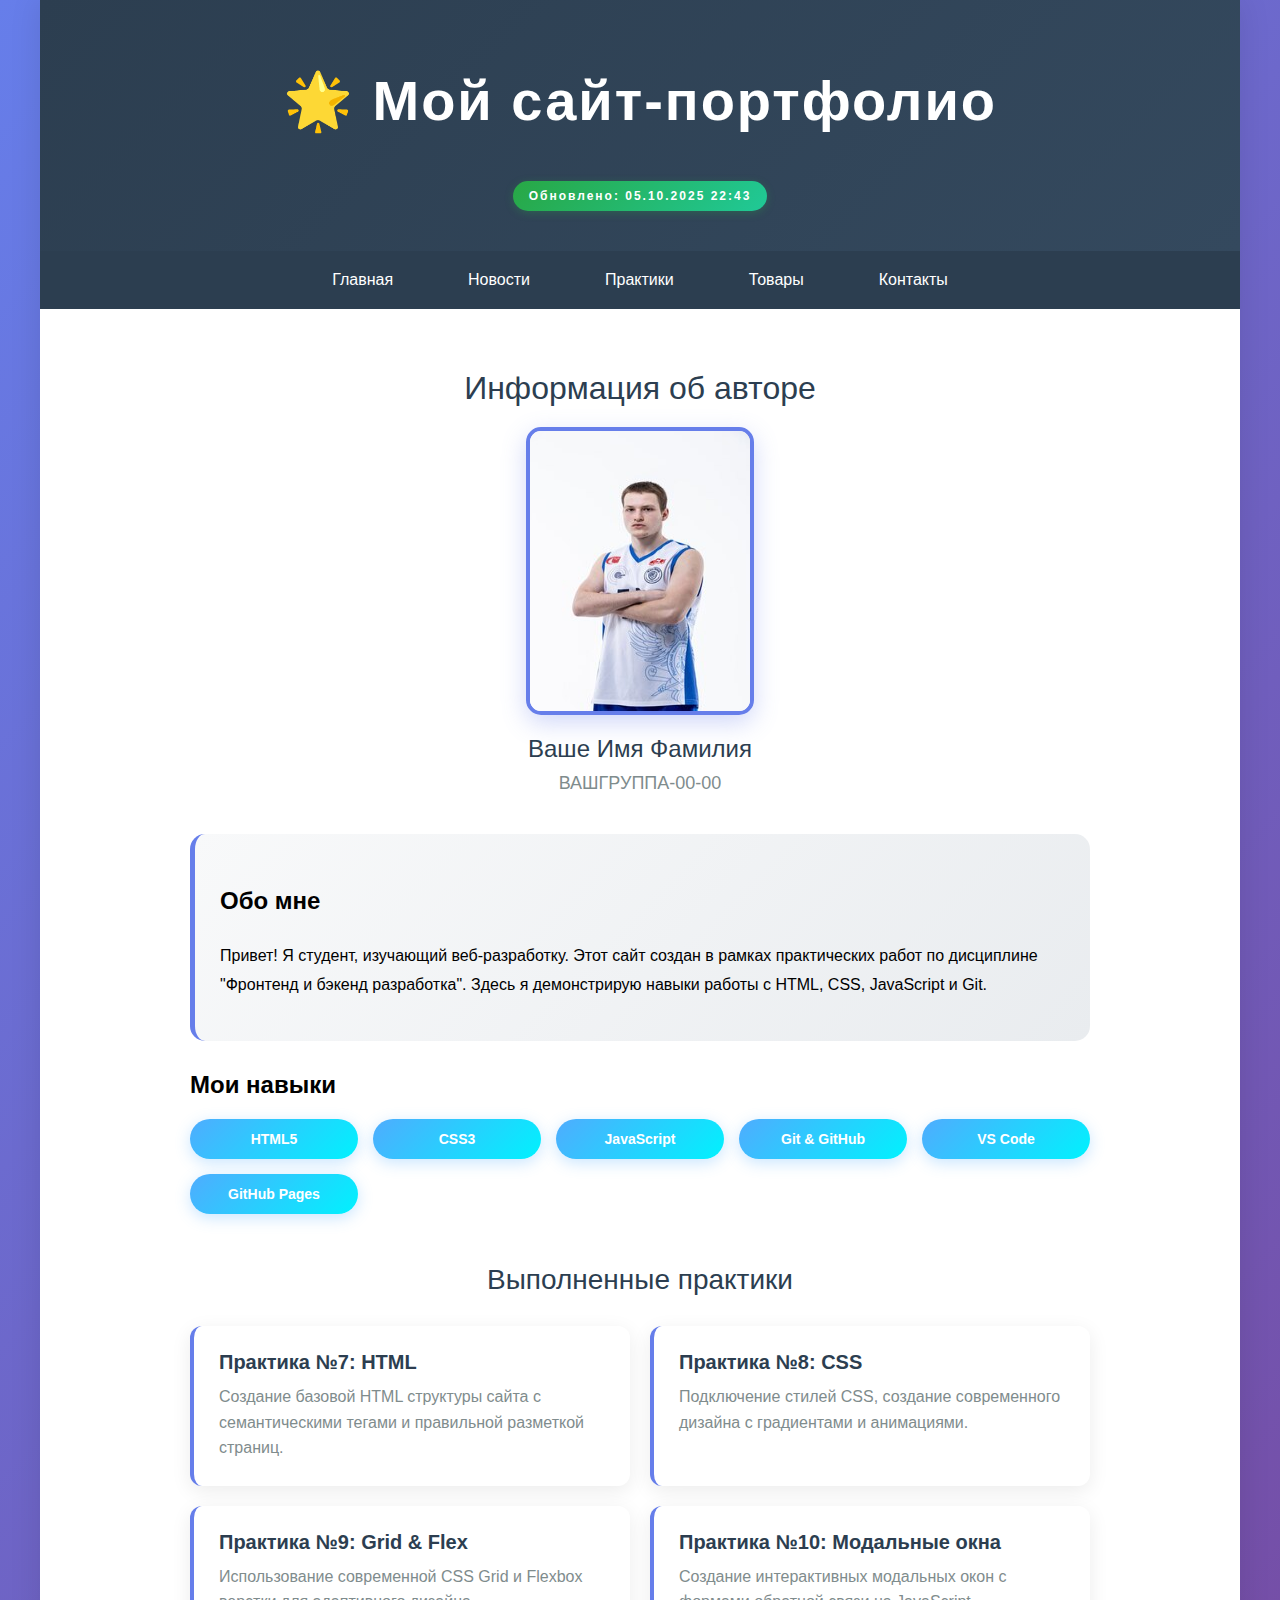
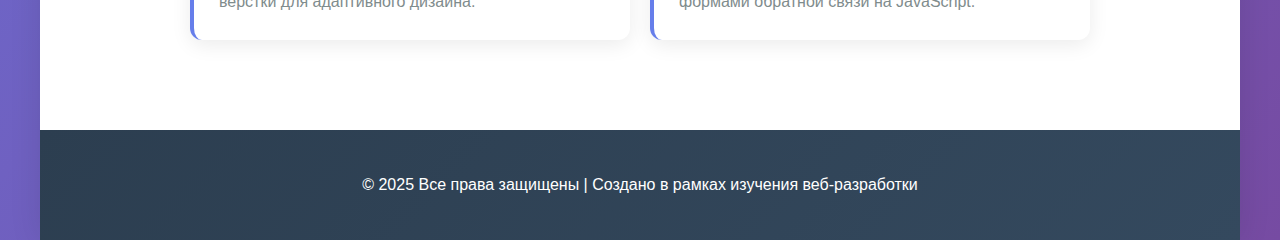
<file: index.html>
<!DOCTYPE html>
<html lang="ru"> 
<head> 
    <meta charset="UTF-8"> 
    <meta name="viewport" content="width=device-width, initial-scale=1.0"> 
    <title>Семестровая работа - Портфолио</title>
    
    <!-- ИСПРАВЛЕНИЕ ОШИБКИ FAVICON.ICO -->
    <link rel="icon" href="data:image/svg+xml,<svg xmlns='http://www.w3.org/2000/svg' viewBox='0 0 100 100'><text y='.9em' font-size='90'>🌟</text></svg>">
    <link rel="shortcut icon" href="data:image/svg+xml,<svg xmlns='http://www.w3.org/2000/svg' viewBox='0 0 100 100'><text y='.9em' font-size='90'>🌟</text></svg>">
    
    <style>
        /* ===== БАЗОВЫЕ СТИЛИ ===== */
        body { 
            font-family: 'Segoe UI', Tahoma, Geneva, Verdana, sans-serif; 
            margin: 0; 
            padding: 0; 
            background: linear-gradient(135deg, #667eea 0%, #764ba2 100%); 
            min-height: 100vh; 
        } 

        /* ===== КОНТЕЙНЕР СТРАНИЦЫ ===== */
        .page-container { 
            max-width: 1200px; 
            margin: 0 auto; 
            background: white; 
            min-height: 100vh; 
            box-shadow: 0 0 30px rgba(0,0,0,0.1); 
            display: grid; 
            grid-template-rows: auto auto 1fr auto; 
            grid-template-areas:  
                "header" 
                "nav" 
                "main" 
                "footer"; 
        } 

        /* ===== ШАПКА ===== */
        .header { 
            background: linear-gradient(135deg, #2c3e50 0%, #34495e 100%); 
            color: white; 
            text-align: center; 
            padding: 30px; 
            font-size: 28px; 
            font-weight: 300; 
            letter-spacing: 2px; 
            grid-area: header; 
        } 

        /* ===== НАВИГАЦИЯ ===== */
        .nav { 
            background: #2c3e50; 
            padding: 20px 0; 
            grid-area: nav; 
        } 

        .nav-list { 
            list-style: none; 
            margin: 0; 
            padding: 0; 
            display: flex; 
            justify-content: center; 
            gap: 25px; 
        } 

        .nav-item { 
            margin: 0; 
        } 

        .nav-link { 
            color: white; 
            text-decoration: none; 
            padding: 12px 25px; 
            border-radius: 25px; 
            transition: all 0.3s ease; 
            font-weight: 500; 
        } 

        .nav-link:hover { 
            background: rgba(255,255,255,0.1); 
            transform: translateY(-2px); 
        } 

        /* ===== ОСНОВНОЙ КОНТЕНТ ===== */
        main.content { 
            padding: 40px; 
            max-width: 900px; 
            margin: 0 auto; 
            grid-area: main; 
        } 

        /* ===== ГЛАВНАЯ СТРАНИЦА ===== */
        .profile-header { 
            text-align: center; 
            margin-bottom: 40px; 
        } 

        .profile-title { 
            font-size: 32px; 
            color: #2c3e50; 
            margin-bottom: 10px; 
            font-weight: 300; 
        } 

        .profile-photo { 
            width: 220px; 
            height: 280px; 
            border-radius: 15px; 
            margin: 20px auto; 
            border: 4px solid #667eea; 
            box-shadow: 0 8px 25px rgba(102, 126, 234, 0.3); 
            display: flex;
            align-items: center;
            justify-content: center;
            background: linear-gradient(135deg, #f8f9fa 0%, #e9ecef 100%);
            color: #667eea;
            font-size: 16px;
            font-weight: 500;
        } 

        .profile-name { 
            font-size: 24px; 
            color: #2c3e50; 
            margin: 10px 0; 
            font-weight: 500; 
        } 

        .profile-group { 
            font-size: 18px; 
            color: #7f8c8d; 
            margin: 5px 0; 
        } 

        .about-me { 
            background: linear-gradient(135deg, #f8f9fa 0%, #e9ecef 100%); 
            padding: 25px; 
            border-radius: 15px; 
            margin: 30px 0; 
            border-left: 5px solid #667eea; 
            font-size: 16px; 
            line-height: 1.8; 
        } 

        /* ===== НАВЫКИ ===== */
        .skills-grid { 
            display: grid; 
            grid-template-columns: repeat(auto-fit, minmax(150px, 1fr)); 
            gap: 15px; 
            margin: 20px 0; 
        } 

        .skill-tag { 
            background: linear-gradient(135deg, #4facfe 0%, #00f2fe 100%); 
            color: white; 
            padding: 12px 25px; 
            border-radius: 25px; 
            font-weight: 600; 
            font-size: 14px; 
            box-shadow: 0 4px 15px rgba(79, 172, 254, 0.3); 
            transition: all 0.3s ease; 
            text-align: center; 
        } 

        .skill-tag:hover { 
            transform: translateY(-3px); 
            box-shadow: 0 6px 20px rgba(79, 172, 254, 0.4); 
        } 

        /* ===== ОПЫТ РАБОТЫ ===== */
        .experience-section { 
            margin-top: 50px; 
        } 

        .section-title { 
            font-size: 28px; 
            color: #2c3e50; 
            text-align: center; 
            margin-bottom: 30px; 
            font-weight: 300; 
        } 

        .experience-grid { 
            display: grid; 
            grid-template-columns: repeat(auto-fit, minmax(300px, 1fr)); 
            gap: 20px; 
        } 

        .experience-card { 
            background: white; 
            padding: 25px; 
            border-radius: 12px; 
            box-shadow: 0 5px 20px rgba(0,0,0,0.08); 
            border-left: 4px solid #667eea; 
            transition: transform 0.3s ease; 
        } 

        .experience-card:hover { 
            transform: translateX(5px); 
        } 

        .experience-title { 
            font-size: 20px; 
            color: #2c3e50; 
            margin: 0 0 10px 0; 
            font-weight: 600; 
        } 

        .experience-desc { 
            color: #7f8c8d; 
            line-height: 1.6; 
            margin: 0; 
        } 

        /* ===== ФУТЕР ===== */
        .footer { 
            background: linear-gradient(135deg, #2c3e50 0%, #34495e 100%); 
            color: white; 
            text-align: center; 
            padding: 30px; 
            margin-top: 50px; 
            grid-area: footer; 
        } 

        /* ===== АДАПТИВНОСТЬ ===== */
        @media (max-width: 768px) { 
            .nav-list { 
                flex-direction: column; 
                gap: 10px; 
                text-align: center;
            } 
             
            .skills-grid { 
                grid-template-columns: 1fr; 
            } 
             
            .experience-grid { 
                grid-template-columns: 1fr; 
            } 
             
            main.content { 
                padding: 20px; 
            } 
        }

        /* ===== СТАТУС ИНДИКАТОР ===== */
        .status-badge {
            display: inline-block;
            background: linear-gradient(135deg, #28a745 0%, #20c997 100%);
            color: white;
            padding: 8px 16px;
            border-radius: 20px;
            font-size: 12px;
            font-weight: 600;
            margin: 10px 0;
            box-shadow: 0 2px 8px rgba(40, 167, 69, 0.3);
        }
    </style>
</head> 
<body> 
    <div class="page-container"> 
        <header class="header">
            <h1>🌟 Мой сайт-портфолио</h1>
            <div class="status-badge">Обновлено: 05.10.2025 22:43</div>
        </header> 
 
        <nav class="nav"> 
            <ul class="nav-list"> 
                <li class="nav-item"><a class="nav-link" href="index.html">Главная</a></li> 
                <li class="nav-item"><a class="nav-link" href="pages/news.html">Новости</a></li> 
                <li class="nav-item"><a class="nav-link" href="pages/practices.html">Практики</a></li>  
                <li class="nav-item"><a class="nav-link" href="pages/goods.html">Товары</a></li> 
                <li class="nav-item"><a class="nav-link" href="pages/contacts.html">Контакты</a></li> 
            </ul> 
        </nav> 
 
        <main class="content"> 
            <article class="profile-header"> 
                <h1 class="profile-title">Информация об авторе</h1> 
               <img class="profile-photo" src="images/photo.png" alt="Фото автора">
                <h2 class="profile-name">Ваше Имя Фамилия</h2> 
                <p class="profile-group">ВАШГРУППА-00-00</p> 
            </article> 
             
            <section class="about-me"> 
                <h2>Обо мне</h2>
                <p>Привет! Я студент, изучающий веб-разработку. Этот сайт создан в рамках практических работ по дисциплине "Фронтенд и бэкенд разработка". Здесь я демонстрирую навыки работы с HTML, CSS, JavaScript и Git.</p> 
            </section> 
             
            <section class="skills-container"> 
                <h2>Мои навыки</h2>
                <div class="skills-grid"> 
                    <div class="skill-tag">HTML5</div> 
                    <div class="skill-tag">CSS3</div> 
                    <div class="skill-tag">JavaScript</div> 
                    <div class="skill-tag">Git & GitHub</div> 
                    <div class="skill-tag">VS Code</div>
                    <div class="skill-tag">GitHub Pages</div>
                </div> 
            </section> 
             
            <section class="experience-section"> 
                <h2 class="section-title">Выполненные практики</h2> 
                <div class="experience-grid"> 
                    <article class="experience-card"> 
                        <h3 class="experience-title">Практика №7: HTML</h3> 
                        <p class="experience-desc">Создание базовой HTML структуры сайта с семантическими тегами и правильной разметкой страниц.</p> 
                    </article> 
                    <article class="experience-card"> 
                        <h3 class="experience-title">Практика №8: CSS</h3> 
                        <p class="experience-desc">Подключение стилей CSS, создание современного дизайна с градиентами и анимациями.</p> 
                    </article> 
                    <article class="experience-card"> 
                        <h3 class="experience-title">Практика №9: Grid & Flex</h3> 
                        <p class="experience-desc">Использование современной CSS Grid и Flexbox верстки для адаптивного дизайна.</p> 
                    </article> 
                    <article class="experience-card"> 
                        <h3 class="experience-title">Практика №10: Модальные окна</h3> 
                        <p class="experience-desc">Создание интерактивных модальных окон с формами обратной связи на JavaScript.</p> 
                    </article> 
                </div> 
            </section> 
        </main> 
 
        <footer class="footer"> 
            <p>© 2025 Все права защищены | Создано в рамках изучения веб-разработки</p> 
        </footer>     
    </div> 
</body>
</html>
</file>
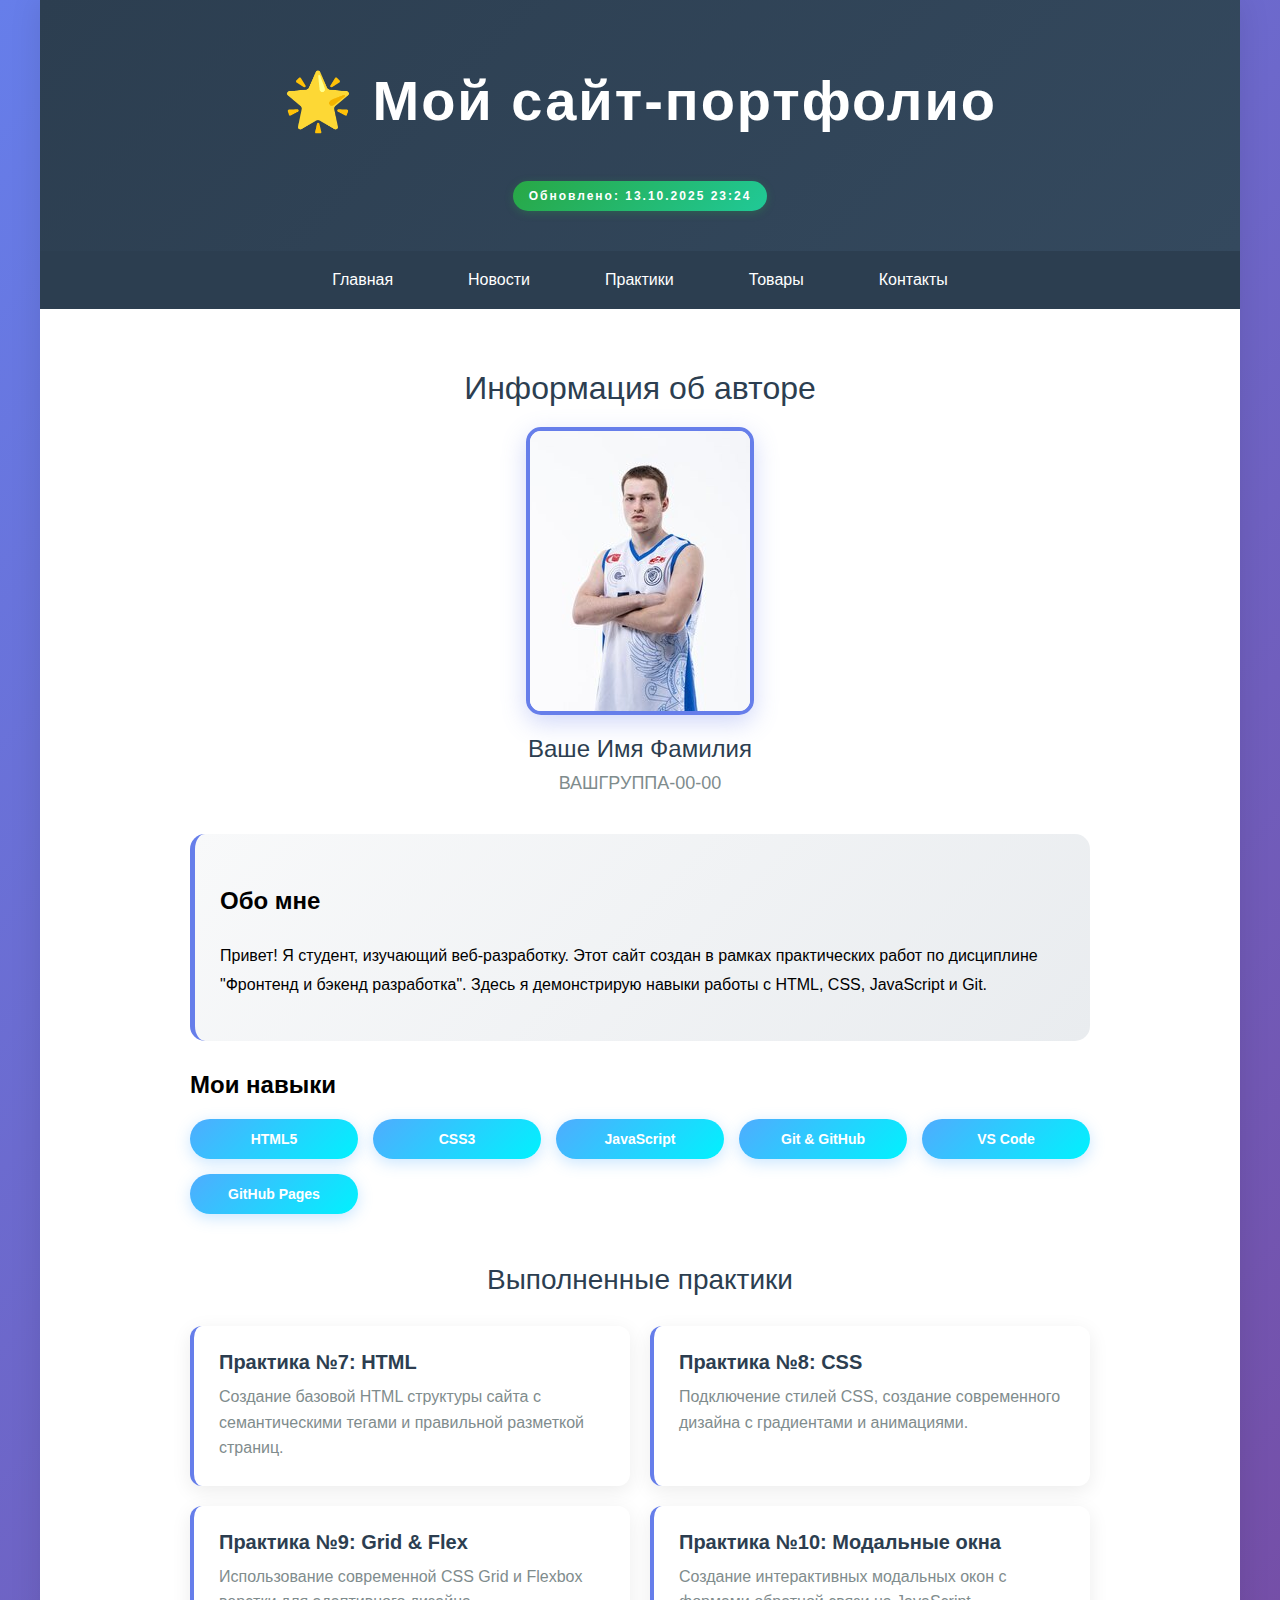
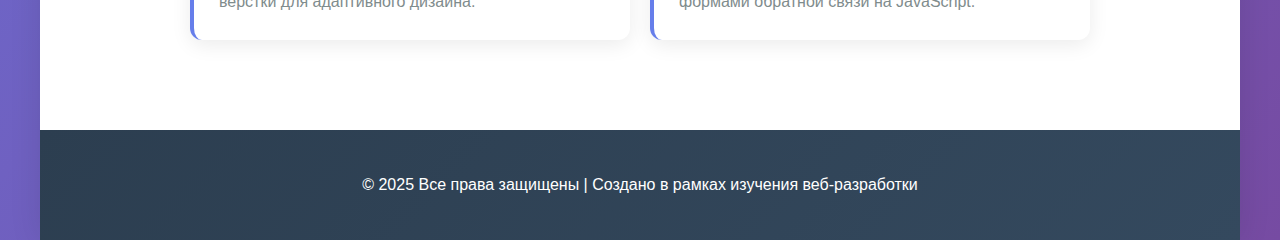
<file: index_v1.html>
<!DOCTYPE html>
<html lang="ru"> 
<head> 
    <meta charset="UTF-8"> 
    <meta name="viewport" content="width=device-width, initial-scale=1.0"> 
    <title>Семестровая работа - Портфолио</title>
    
    <!-- ИСПРАВЛЕНИЕ ОШИБКИ FAVICON.ICO -->
    <link rel="icon" href="data:image/svg+xml,<svg xmlns='http://www.w3.org/2000/svg' viewBox='0 0 100 100'><text y='.9em' font-size='90'>🌟</text></svg>">
    <link rel="shortcut icon" href="data:image/svg+xml,<svg xmlns='http://www.w3.org/2000/svg' viewBox='0 0 100 100'><text y='.9em' font-size='90'>🌟</text></svg>">
    
    <style>
        /* ===== БАЗОВЫЕ СТИЛИ ===== */
        body { 
            font-family: 'Segoe UI', Tahoma, Geneva, Verdana, sans-serif; 
            margin: 0; 
            padding: 0; 
            background: linear-gradient(135deg, #667eea 0%, #764ba2 100%); 
            min-height: 100vh; 
        } 

        /* ===== КОНТЕЙНЕР СТРАНИЦЫ С CSS GRID ===== */
        .page-container { 
            max-width: 1200px; 
            margin: 0 auto; 
            background: white; 
            min-height: 100vh; 
            box-shadow: 0 0 30px rgba(0,0,0,0.1); 
            /* НОВОЕ: CSS Grid макет для семантических областей */ 
            display: grid; 
            grid-template-rows: auto auto 1fr auto; 
            grid-template-areas:  
                "header" 
                "nav" 
                "main" 
                "footer"; 
        } 

        /* ===== ШАПКА ===== */
        .header { 
            background: linear-gradient(135deg, #2c3e50 0%, #34495e 100%); 
            color: white; 
            text-align: center; 
            padding: 30px; 
            font-size: 28px; 
            font-weight: 300; 
            letter-spacing: 2px; 
            /* НОВОЕ: Привязка к Grid области */ 
            grid-area: header; 
        } 

        /* ===== НАВИГАЦИЯ ===== */
        .nav { 
            background: #2c3e50; 
            padding: 20px 0; 
            /* НОВОЕ: Привязка к Grid области */ 
            grid-area: nav; 
        } 

        .nav-list { 
            list-style: none; 
            margin: 0; 
            padding: 0; 
            /* НОВОЕ: Flexbox для навигации */ 
            display: flex; 
            justify-content: center; 
            gap: 25px; 
        } 

        .nav-item { 
            margin: 0; 
        } 

        .nav-link { 
            color: white; 
            text-decoration: none; 
            padding: 12px 25px; 
            border-radius: 25px; 
            transition: all 0.3s ease; 
            font-weight: 500; 
        } 

        .nav-link:hover { 
            background: rgba(255,255,255,0.1); 
            transform: translateY(-2px); 
        } 

        /* ===== ОСНОВНОЙ КОНТЕНТ ===== */
        main.content { 
            padding: 40px; 
            max-width: 900px; 
            margin: 0 auto; 
            /* НОВОЕ: Привязка к Grid области */ 
            grid-area: main; 
        } 

        /* ===== ГЛАВНАЯ СТРАНИЦА ===== */
        .profile-header { 
            text-align: center; 
            margin-bottom: 40px; 
        } 

        .profile-title { 
            font-size: 32px; 
            color: #2c3e50; 
            margin-bottom: 10px; 
            font-weight: 300; 
        } 

        .profile-photo { 
            width: 220px; 
            height: 280px; 
            border-radius: 15px; 
            object-fit: cover; 
            margin: 20px auto; 
            border: 4px solid #667eea; 
            box-shadow: 0 8px 25px rgba(102, 126, 234, 0.3); 
            display: block;
        } 

        .profile-name { 
            font-size: 24px; 
            color: #2c3e50; 
            margin: 10px 0; 
            font-weight: 500; 
        } 

        .profile-group { 
            font-size: 18px; 
            color: #7f8c8d; 
            margin: 5px 0; 
        } 

        .about-me { 
            background: linear-gradient(135deg, #f8f9fa 0%, #e9ecef 100%); 
            padding: 25px; 
            border-radius: 15px; 
            margin: 30px 0; 
            border-left: 5px solid #667eea; 
            font-size: 16px; 
            line-height: 1.8; 
        } 

        /* ===== НАВЫКИ С CSS GRID ===== */
        .skills-grid { 
            /* НОВОЕ: CSS Grid для навыков */ 
            display: grid; 
            grid-template-columns: repeat(auto-fit, minmax(150px, 1fr)); 
            gap: 15px; 
            margin: 20px 0; 
        } 

        .skill-tag { 
            background: linear-gradient(135deg, #4facfe 0%, #00f2fe 100%); 
            color: white; 
            padding: 12px 25px; 
            border-radius: 25px; 
            font-weight: 600; 
            font-size: 14px; 
            box-shadow: 0 4px 15px rgba(79, 172, 254, 0.3); 
            transition: all 0.3s ease; 
            text-align: center; 
        } 

        .skill-tag:hover { 
            transform: translateY(-3px); 
            box-shadow: 0 6px 20px rgba(79, 172, 254, 0.4); 
        } 

        /* ===== ОПЫТ РАБОТЫ С CSS GRID ===== */
        .experience-section { 
            margin-top: 50px; 
        } 

        .section-title { 
            font-size: 28px; 
            color: #2c3e50; 
            text-align: center; 
            margin-bottom: 30px; 
            font-weight: 300; 
        } 

        .experience-grid { 
            /* НОВОЕ: CSS Grid для карточек опыта */ 
            display: grid; 
            grid-template-columns: repeat(auto-fit, minmax(300px, 1fr)); 
            gap: 20px; 
        } 

        .experience-card { 
            background: white; 
            padding: 25px; 
            border-radius: 12px; 
            box-shadow: 0 5px 20px rgba(0,0,0,0.08); 
            border-left: 4px solid #667eea; 
            transition: transform 0.3s ease; 
        } 

        .experience-card:hover { 
            transform: translateX(5px); 
        } 

        .experience-title { 
            font-size: 20px; 
            color: #2c3e50; 
            margin: 0 0 10px 0; 
            font-weight: 600; 
        } 

        .experience-desc { 
            color: #7f8c8d; 
            line-height: 1.6; 
            margin: 0; 
        } 

        /* ===== СТАТУС ИНДИКАТОР ===== */
        .status-badge {
            display: inline-block;
            background: linear-gradient(135deg, #28a745 0%, #20c997 100%);
            color: white;
            padding: 8px 16px;
            border-radius: 20px;
            font-size: 12px;
            font-weight: 600;
            margin: 10px 0;
            box-shadow: 0 2px 8px rgba(40, 167, 69, 0.3);
        }

        /* ===== ФУТЕР ===== */
        .footer { 
            background: linear-gradient(135deg, #2c3e50 0%, #34495e 100%); 
            color: white; 
            text-align: center; 
            padding: 30px; 
            margin-top: 50px; 
            /* НОВОЕ: Привязка к Grid области */ 
            grid-area: footer; 
        } 

        /* ===== АДАПТИВНОСТЬ ===== */
        @media (max-width: 768px) { 
            .nav-list { 
                flex-direction: column; 
                gap: 10px; 
                text-align: center;
            } 
             
            .skills-grid { 
                grid-template-columns: 1fr; 
            } 
             
            .experience-grid { 
                grid-template-columns: 1fr; 
            } 
             
            main.content { 
                padding: 20px; 
            } 
        }
    </style>
</head> 
<body> 
    <div class="page-container"> 
        <!-- ИЗМЕНЕНИЕ: Заменили div на семантический тег header -->
        <header class="header">
            <h1>🌟 Мой сайт-портфолио</h1>
            <div class="status-badge">Обновлено: 13.10.2025 23:24</div>
        </header> 
 
        <!-- ИЗМЕНЕНИЕ: Заменили div на семантический тег nav -->
        <nav class="nav"> 
            <ul class="nav-list"> 
                <li class="nav-item"><a class="nav-link" href="index.html">Главная</a></li> 
                <li class="nav-item"><a class="nav-link" href="pages/news.html">Новости</a></li> 
                <li class="nav-item"><a class="nav-link" href="pages/practices.html">Практики</a></li>  
                <li class="nav-item"><a class="nav-link" href="pages/goods.html">Товары</a></li> 
                <li class="nav-item"><a class="nav-link" href="pages/contacts.html">Контакты</a></li> 
            </ul> 
        </nav> 
 
        <!-- ИЗМЕНЕНИЕ: Заменили div на семантический тег main -->
        <main class="content"> 
            <!-- ИЗМЕНЕНИЕ: Заменили div на семантический тег article -->
            <article class="profile-header"> 
                <h1 class="profile-title">Информация об авторе</h1> 
                <!-- Добавьте путь к вашему изображению -->
                <img class="profile-photo" src="images/photo.png" alt="Фото автора">
                <h2 class="profile-name">Ваше Имя Фамилия</h2> 
                <p class="profile-group">ВАШГРУППА-00-00</p> 
            </article> 
             
            <!-- ИЗМЕНЕНИЕ: Заменили div на семантический тег section -->
            <section class="about-me"> 
                <h2>Обо мне</h2> <!-- Добавили заголовок для семантики -->
                <p>Привет! Я студент, изучающий веб-разработку. Этот сайт создан в рамках практических работ по дисциплине "Фронтенд и бэкенд разработка". Здесь я демонстрирую навыки работы с HTML, CSS, JavaScript и Git.</p> 
            </section> 
             
            <!-- ИЗМЕНЕНИЕ: Заменили div на семантический тег section -->
            <section class="skills-container"> 
                <h2>Мои навыки</h2> <!-- Добавили заголовок для семантики -->
                <div class="skills-grid"> <!-- Обертка для Grid -->
                    <div class="skill-tag">HTML5</div> 
                    <div class="skill-tag">CSS3</div> 
                    <div class="skill-tag">JavaScript</div> 
                    <div class="skill-tag">Git & GitHub</div> 
                    <div class="skill-tag">VS Code</div>
                    <div class="skill-tag">GitHub Pages</div>
                </div> 
            </section> 
             
            <!-- ИЗМЕНЕНИЕ: Заменили div на семантический тег section -->
            <section class="experience-section"> 
                <h2 class="section-title">Выполненные практики</h2> 
                <div class="experience-grid"> <!-- Обертка для Grid -->
                    <!-- ИЗМЕНЕНИЕ: Заменили div на семантический тег article -->
                    <article class="experience-card"> 
                        <h3 class="experience-title">Практика №7: HTML</h3> 
                        <p class="experience-desc">Создание базовой HTML структуры сайта с семантическими тегами и правильной разметкой страниц.</p> 
                    </article> 
                    <article class="experience-card"> 
                        <h3 class="experience-title">Практика №8: CSS</h3> 
                        <p class="experience-desc">Подключение стилей CSS, создание современного дизайна с градиентами и анимациями.</p> 
                    </article> 
                    <article class="experience-card"> 
                        <h3 class="experience-title">Практика №9: Grid & Flex</h3> 
                        <p class="experience-desc">Использование современной CSS Grid и Flexbox верстки для адаптивного дизайна.</p> 
                    </article> 
                    <article class="experience-card"> 
                        <h3 class="experience-title">Практика №10: Модальные окна</h3> 
                        <p class="experience-desc">Создание интерактивных модальных окон с формами обратной связи на JavaScript.</p> 
                    </article> 
                </div> 
            </section> 
        </main> 
 
        <!-- ИЗМЕНЕНИЕ: Заменили div на семантический тег footer -->
        <footer class="footer"> 
            <p>© 2025 Все права защищены | Создано в рамках изучения веб-разработки</p> 
        </footer>     
    </div> 
</body>
</html>
</file>
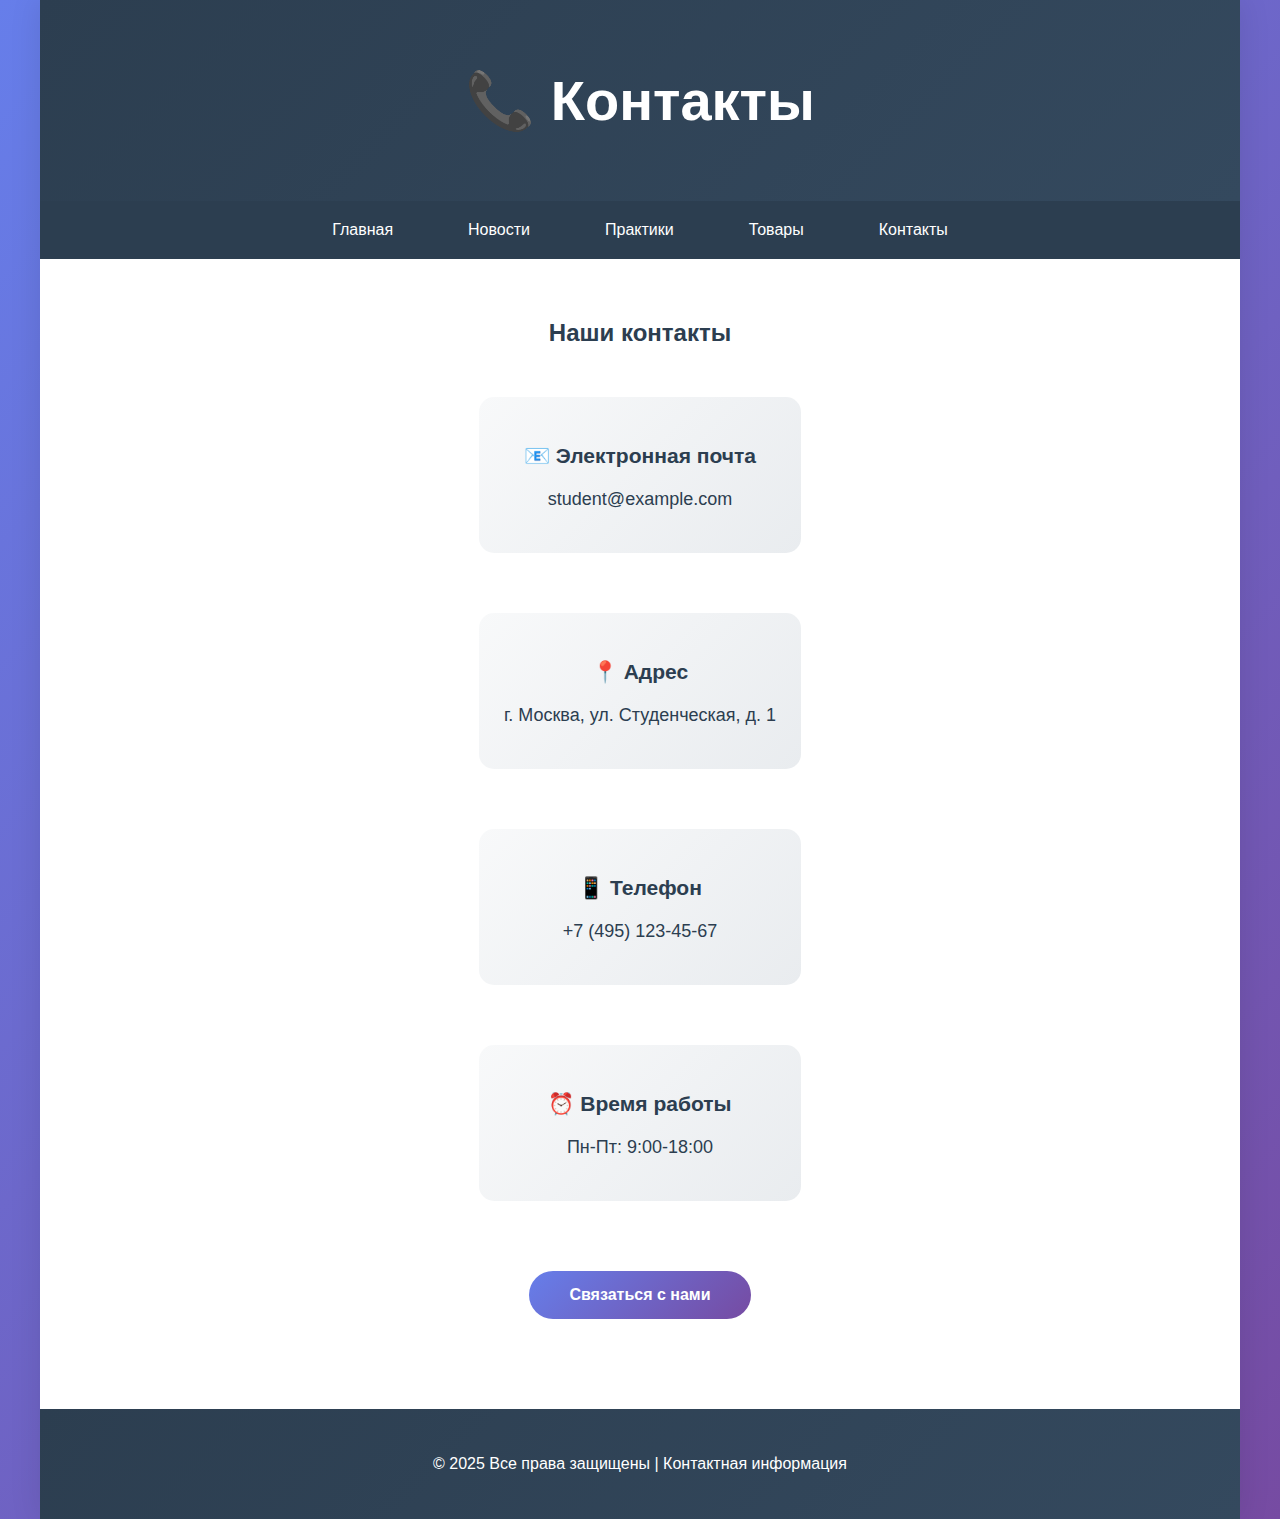
<file: pages/contacts.html>
<!DOCTYPE html>
<html lang="ru">
<head>
    <meta charset="UTF-8">
    <meta name="viewport" content="width=device-width, initial-scale=1.0">
    <title>Контакты - Портфолио</title>
    <link rel="icon" href="data:image/svg+xml,<svg xmlns='http://www.w3.org/2000/svg' viewBox='0 0 100 100'><text y='.9em' font-size='90'>📞</text></svg>">
    <style>
        body { 
            font-family: 'Segoe UI', Tahoma, Geneva, Verdana, sans-serif; 
            margin: 0; padding: 0; 
            background: linear-gradient(135deg, #667eea 0%, #764ba2 100%); 
            min-height: 100vh; 
        } 
        .page-container { 
            max-width: 1200px; margin: 0 auto; background: white; 
            min-height: 100vh; box-shadow: 0 0 30px rgba(0,0,0,0.1); 
            display: grid; grid-template-rows: auto auto 1fr auto; 
        } 
        .header { 
            background: linear-gradient(135deg, #2c3e50 0%, #34495e 100%); 
            color: white; text-align: center; padding: 30px; font-size: 28px; 
        } 
        .nav { 
            background: #2c3e50; padding: 20px 0; 
        } 
        .nav-list { 
            list-style: none; margin: 0; padding: 0; display: flex; 
            justify-content: center; gap: 25px; 
        } 
        .nav-link { 
            color: white; text-decoration: none; padding: 12px 25px; 
            border-radius: 25px; transition: all 0.3s ease; font-weight: 500; 
        } 
        .nav-link:hover { 
            background: rgba(255,255,255,0.1); transform: translateY(-2px); 
        } 
        .content { 
            padding: 40px; max-width: 900px; margin: 0 auto; text-align: center;
        } 
        .contact-grid {
            display: grid; grid-template-columns: repeat(auto-fit, minmax(250px, 1fr));
            gap: 20px; margin: 30px 0;
        }
        .contact-item { 
            background: linear-gradient(135deg, #f8f9fa 0%, #e9ecef 100%); 
            padding: 25px; margin: 20px 0; border-radius: 15px; 
            font-size: 18px; color: #2c3e50; 
        }
        .contact-button { 
            background: linear-gradient(135deg, #667eea 0%, #764ba2 100%); 
            color: white; border: none; padding: 15px 40px; font-size: 16px; 
            border-radius: 30px; cursor: pointer; margin-top: 20px; font-weight: 600; 
            transition: all 0.3s ease; 
        } 
        .contact-button:hover { 
            transform: translateY(-2px); 
            box-shadow: 0 8px 25px rgba(102, 126, 234, 0.4); 
        } 
        .footer { 
            background: linear-gradient(135deg, #2c3e50 0%, #34495e 100%); 
            color: white; text-align: center; padding: 30px; margin-top: 50px; 
        }
    </style>
</head>
<body>
    <div class="page-container">
        <header class="header">
            <h1>📞 Контакты</h1>
        </header>

        <nav class="nav">
            <ul class="nav-list">
                <li><a class="nav-link" href="../index.html">Главная</a></li>
                <li><a class="nav-link" href="news.html">Новости</a></li>
                <li><a class="nav-link" href="practices.html">Практики</a></li>
                <li><a class="nav-link" href="goods.html">Товары</a></li>
                <li><a class="nav-link" href="contacts.html">Контакты</a></li>
            </ul>
        </nav>

        <main class="content">
            <h2 style="color: #2c3e50; margin-bottom: 30px;">Наши контакты</h2>
            
            <div class="contact-grid">
                <div class="contact-item">
                    <h3>📧 Электронная почта</h3>
                    <p>student@example.com</p>
                </div>
                
                <div class="contact-item">
                    <h3>📍 Адрес</h3>
                    <p>г. Москва, ул. Студенческая, д. 1</p>
                </div>
                
                <div class="contact-item">
                    <h3>📱 Телефон</h3>
                    <p>+7 (495) 123-45-67</p>
                </div>
                
                <div class="contact-item">
                    <h3>⏰ Время работы</h3>
                    <p>Пн-Пт: 9:00-18:00</p>
                </div>
            </div>
            
            <button class="contact-button" onclick="alert('Спасибо за интерес! Свяжемся с вами в ближайшее время.')">
                Связаться с нами
            </button>
        </main>

        <footer class="footer">
            <p>© 2025 Все права защищены | Контактная информация</p>
        </footer>
    </div>
</body>
</html>
</file>
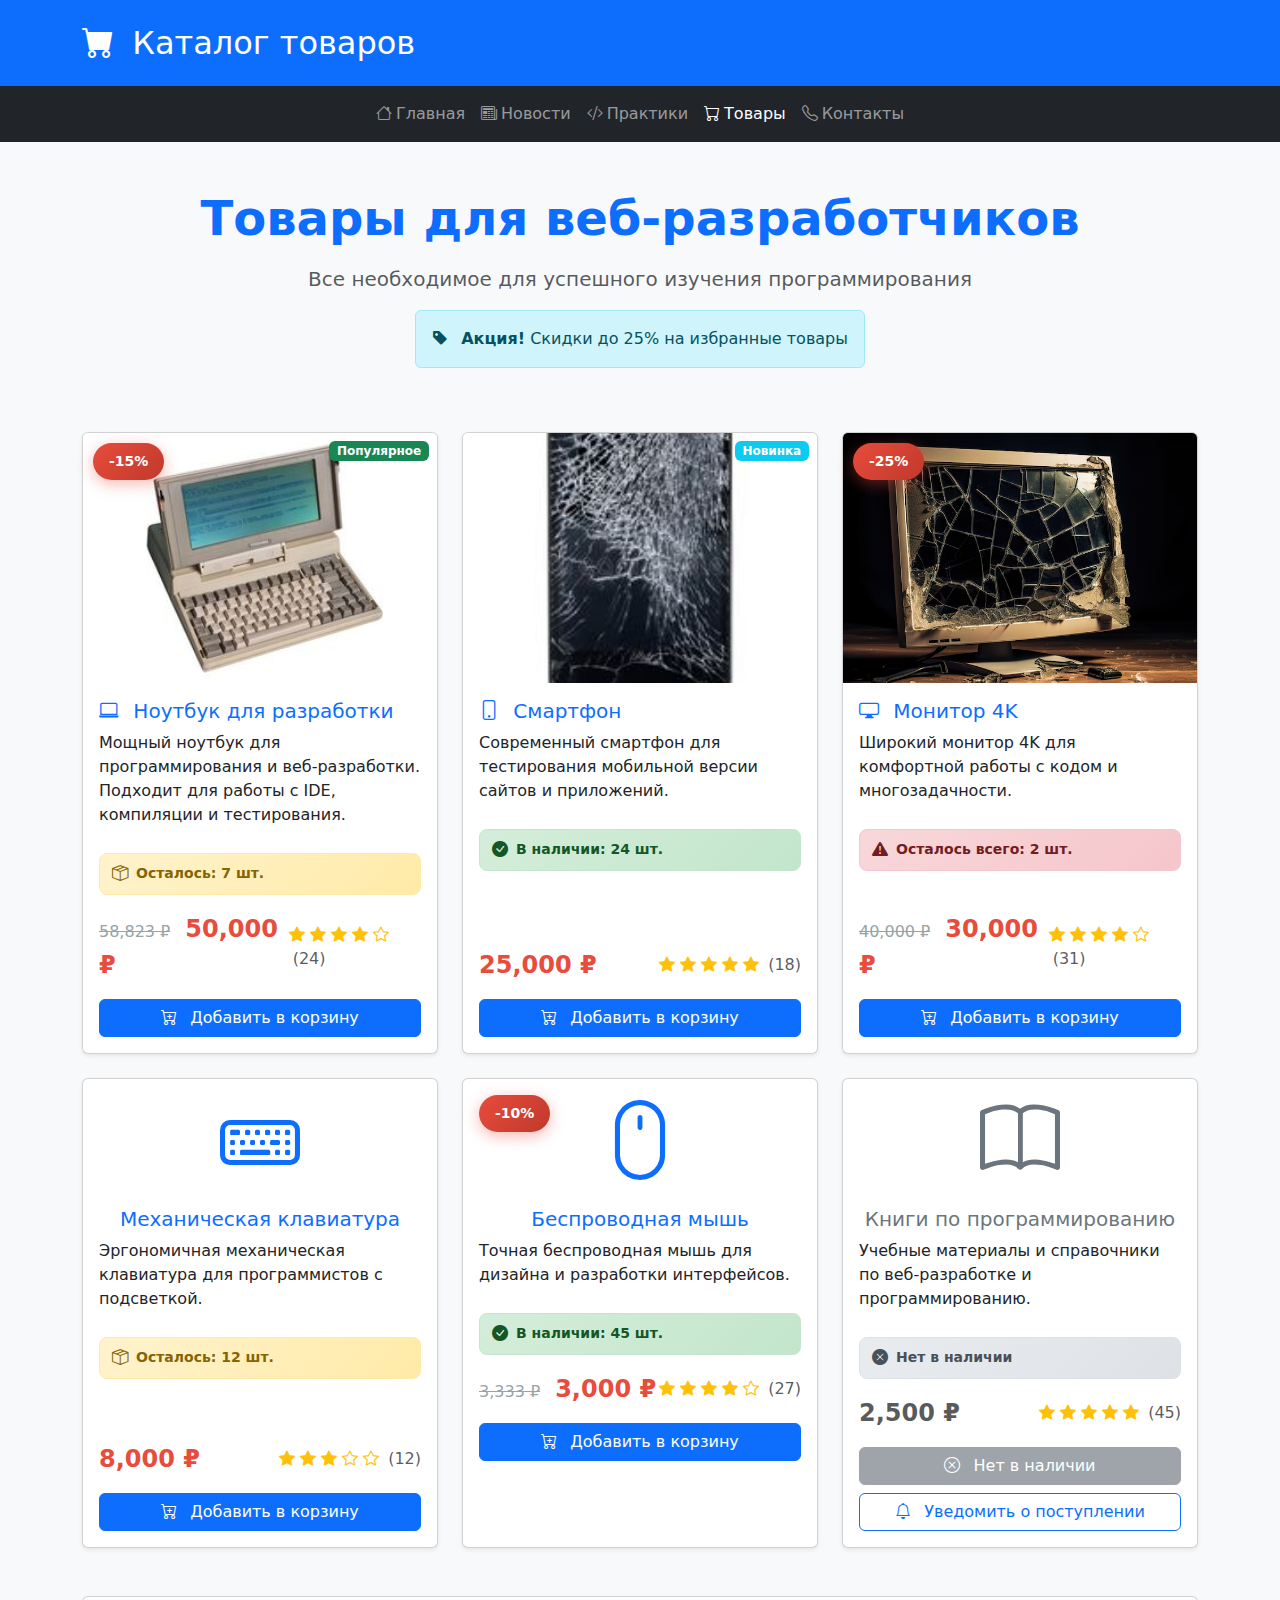
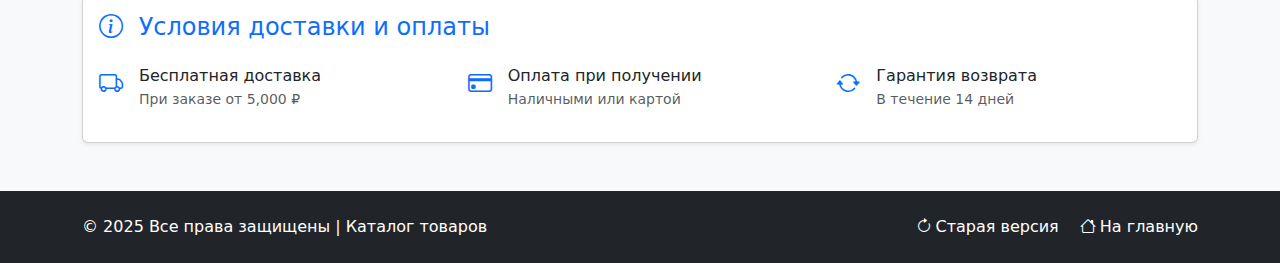
<file: pages/goods.html>
<!DOCTYPE html>
<html lang="ru">
<head>
    <meta charset="UTF-8">
    <meta name="viewport" content="width=device-width, initial-scale=1.0">
    <title>Товары - Портфолио</title>
    
    <!-- Bootstrap CSS -->
    <link href="https://cdn.jsdelivr.net/npm/bootstrap@5.3.2/dist/css/bootstrap.min.css" rel="stylesheet">
    <link rel="stylesheet" href="https://cdn.jsdelivr.net/npm/bootstrap-icons@1.11.1/font/bootstrap-icons.css">
    
    <!-- Favicon -->
    <link rel="icon" href="data:image/svg+xml,<svg xmlns='http://www.w3.org/2000/svg' viewBox='0 0 100 100'><text y='.9em' font-size='90'>🛒</text></svg>">
    
    <style>
        /* Кастомные стили для товаров */
        .product-card {
            transition: transform 0.3s ease, box-shadow 0.3s ease;
        }
        
        .product-card:hover {
            transform: translateY(-5px);
            box-shadow: 0 10px 25px rgba(0,0,0,0.15);
        }
        
        .product-image {
            height: 250px;
            object-fit: cover;
            position: relative;
        }
        
        /* Стили для скидки */
        .discount-badge {
            position: absolute;
            top: 10px;
            left: 10px;
            background: linear-gradient(135deg, #e74c3c 0%, #c0392b 100%);
            color: white;
            padding: 8px 16px;
            border-radius: 25px;
            font-weight: 700;
            font-size: 14px;
            box-shadow: 0 4px 15px rgba(231, 76, 60, 0.4);
            animation: pulse 2s infinite;
        }
        
        @keyframes pulse {
            0%, 100% { transform: scale(1); }
            50% { transform: scale(1.05); }
        }
        
        /* Стили для старой цены */
        .old-price {
            text-decoration: line-through;
            color: #95a5a6;
            font-size: 1rem;
            margin-right: 10px;
        }
        
        .new-price {
            color: #e74c3c;
            font-weight: 700;
            font-size: 1.5rem;
        }
        
        /* Стили для остатка товара */
        .stock-info {
            display: flex;
            align-items: center;
            gap: 8px;
            margin-top: 10px;
            padding: 8px 12px;
            border-radius: 8px;
            font-size: 14px;
            font-weight: 600;
        }
        
        .stock-high {
            background: linear-gradient(135deg, #d4edda 0%, #c3e6cb 100%);
            color: #155724;
            border: 1px solid #c3e6cb;
        }
        
        .stock-medium {
            background: linear-gradient(135deg, #fff3cd 0%, #ffeaa7 100%);
            color: #856404;
            border: 1px solid #ffeaa7;
        }
        
        .stock-low {
            background: linear-gradient(135deg, #f8d7da 0%, #f5c6cb 100%);
            color: #721c24;
            border: 1px solid #f5c6cb;
            animation: blink 1.5s infinite;
        }
        
        @keyframes blink {
            0%, 100% { opacity: 1; }
            50% { opacity: 0.7; }
        }
        
        .stock-out {
            background: linear-gradient(135deg, #e9ecef 0%, #dee2e6 100%);
            color: #495057;
            border: 1px solid #dee2e6;
        }
        
        /* Кнопка заблокирована если товар закончился */
        .btn-disabled {
            opacity: 0.6;
            cursor: not-allowed;
            pointer-events: none;
        }
        
        /* Иконка для остатка */
        .stock-icon {
            font-size: 16px;
        }
    </style>
</head>
<body class="bg-light">
    
    <div class="container-fluid p-0">
        
        <!-- Header -->
        <header class="bg-primary text-white py-4">
            <div class="container">
                <h1 class="h2 mb-0">
                    <i class="bi bi-cart-fill me-2"></i>
                    Каталог товаров
                </h1>
            </div>
        </header>

        <!-- Navigation -->
        <nav class="navbar navbar-expand-lg navbar-dark bg-dark">
            <div class="container">
                <button class="navbar-toggler" type="button" data-bs-toggle="collapse" data-bs-target="#navbarNav">
                    <span class="navbar-toggler-icon"></span>
                </button>
                <div class="collapse navbar-collapse" id="navbarNav">
                    <ul class="navbar-nav mx-auto">
                        <li class="nav-item">
                            <a class="nav-link" href="../index.html">
                                <i class="bi bi-house me-1"></i>Главная
                            </a>
                        </li>
                        <li class="nav-item">
                            <a class="nav-link" href="news.html">
                                <i class="bi bi-newspaper me-1"></i>Новости
                            </a>
                        </li>
                        <li class="nav-item">
                            <a class="nav-link" href="practices.html">
                                <i class="bi bi-code-slash me-1"></i>Практики
                            </a>
                        </li>
                        <li class="nav-item">
                            <a class="nav-link active" href="goods.html">
                                <i class="bi bi-cart me-1"></i>Товары
                            </a>
                        </li>
                        <li class="nav-item">
                            <a class="nav-link" href="contacts.html">
                                <i class="bi bi-telephone me-1"></i>Контакты
                            </a>
                        </li>
                    </ul>
                </div>
            </div>
        </nav>

        <!-- Main Content -->
        <main class="container my-5">
            
            <!-- Page Header -->
            <div class="text-center mb-5">
                <h2 class="display-5 fw-bold text-primary mb-3">Товары для веб-разработчиков</h2>
                <p class="lead text-muted">Все необходимое для успешного изучения программирования</p>
                <div class="alert alert-info d-inline-block" role="alert">
                    <i class="bi bi-tag-fill me-2"></i>
                    <strong>Акция!</strong> Скидки до 25% на избранные товары
                </div>
            </div>

            <!-- Products Grid -->
            <div class="row g-4">
                
                <!-- Product 1 - СО СКИДКОЙ -->
                <div class="col-lg-4 col-md-6">
                    <div class="card h-100 shadow-sm product-card">
                        <div class="position-relative">
                            <img src="../images/goods1.jpg" class="card-img-top product-image" alt="Ноутбук">
                            <!-- НОВОЕ: Бейдж скидки -->
                            <span class="discount-badge">-15%</span>
                            <span class="position-absolute top-0 end-0 m-2 badge bg-success">Популярное</span>
                        </div>
                        <div class="card-body d-flex flex-column">
                            <h5 class="card-title text-primary">
                                <i class="bi bi-laptop me-2"></i>
                                Ноутбук для разработки
                            </h5>
                            <p class="card-text">Мощный ноутбук для программирования и веб-разработки. Подходит для работы с IDE, компиляции и тестирования.</p>
                            
                            <!-- НОВОЕ: Остаток товара -->
                            <div class="stock-info stock-medium">
                                <i class="bi bi-box-seam stock-icon"></i>
                                <span>Осталось: <strong>7 шт.</strong></span>
                            </div>
                            
                            <div class="mt-auto">
                                <div class="d-flex justify-content-between align-items-center mb-3 mt-3">
                                    <div>
                                        <!-- НОВОЕ: Старая и новая цена -->
                                        <span class="old-price">58,823 ₽</span>
                                        <span class="new-price">50,000 ₽</span>
                                    </div>
                                    <div>
                                        <i class="bi bi-star-fill text-warning"></i>
                                        <i class="bi bi-star-fill text-warning"></i>
                                        <i class="bi bi-star-fill text-warning"></i>
                                        <i class="bi bi-star-fill text-warning"></i>
                                        <i class="bi bi-star text-warning"></i>
                                        <span class="text-muted ms-1">(24)</span>
                                    </div>
                                </div>
                                <button class="btn btn-primary w-100">
                                    <i class="bi bi-cart-plus me-2"></i>
                                    Добавить в корзину
                                </button>
                            </div>
                        </div>
                    </div>
                </div>

                <!-- Product 2 - БЕЗ СКИДКИ, МНОГО В НАЛИЧИИ -->
                <div class="col-lg-4 col-md-6">
                    <div class="card h-100 shadow-sm product-card">
                        <div class="position-relative">
                            <img src="../images/goods2.jpg" class="card-img-top product-image" alt="Смартфон">
                            <span class="position-absolute top-0 end-0 m-2 badge bg-info">Новинка</span>
                        </div>
                        <div class="card-body d-flex flex-column">
                            <h5 class="card-title text-primary">
                                <i class="bi bi-phone me-2"></i>
                                Смартфон
                            </h5>
                            <p class="card-text">Современный смартфон для тестирования мобильной версии сайтов и приложений.</p>
                            
                            <!-- НОВОЕ: Много товара в наличии -->
                            <div class="stock-info stock-high">
                                <i class="bi bi-check-circle-fill stock-icon"></i>
                                <span>В наличии: <strong>24 шт.</strong></span>
                            </div>
                            
                            <div class="mt-auto">
                                <div class="d-flex justify-content-between align-items-center mb-3 mt-3">
                                    <span class="new-price">25,000 ₽</span>
                                    <div>
                                        <i class="bi bi-star-fill text-warning"></i>
                                        <i class="bi bi-star-fill text-warning"></i>
                                        <i class="bi bi-star-fill text-warning"></i>
                                        <i class="bi bi-star-fill text-warning"></i>
                                        <i class="bi bi-star-fill text-warning"></i>
                                        <span class="text-muted ms-1">(18)</span>
                                    </div>
                                </div>
                                <button class="btn btn-primary w-100">
                                    <i class="bi bi-cart-plus me-2"></i>
                                    Добавить в корзину
                                </button>
                            </div>
                        </div>
                    </div>
                </div>

                <!-- Product 3 - СО СКИДКОЙ, МАЛО В НАЛИЧИИ -->
                <div class="col-lg-4 col-md-6">
                    <div class="card h-100 shadow-sm product-card">
                        <div class="position-relative">
                            <img src="../images/goods3.jpg" class="card-img-top product-image" alt="Монитор">
                            <!-- НОВОЕ: Большая скидка -->
                            <span class="discount-badge">-25%</span>
                        </div>
                        <div class="card-body d-flex flex-column">
                            <h5 class="card-title text-primary">
                                <i class="bi bi-display me-2"></i>
                                Монитор 4K
                            </h5>
                            <p class="card-text">Широкий монитор 4K для комфортной работы с кодом и многозадачности.</p>
                            
                            <!-- НОВОЕ: Мало товара - мигает -->
                            <div class="stock-info stock-low">
                                <i class="bi bi-exclamation-triangle-fill stock-icon"></i>
                                <span>Осталось всего: <strong>2 шт.</strong></span>
                            </div>
                            
                            <div class="mt-auto">
                                <div class="d-flex justify-content-between align-items-center mb-3 mt-3">
                                    <div>
                                        <span class="old-price">40,000 ₽</span>
                                        <span class="new-price">30,000 ₽</span>
                                    </div>
                                    <div>
                                        <i class="bi bi-star-fill text-warning"></i>
                                        <i class="bi bi-star-fill text-warning"></i>
                                        <i class="bi bi-star-fill text-warning"></i>
                                        <i class="bi bi-star-fill text-warning"></i>
                                        <i class="bi bi-star text-warning"></i>
                                        <span class="text-muted ms-1">(31)</span>
                                    </div>
                                </div>
                                <button class="btn btn-primary w-100">
                                    <i class="bi bi-cart-plus me-2"></i>
                                    Добавить в корзину
                                </button>
                            </div>
                        </div>
                    </div>
                </div>

                <!-- Product 4 - БЕЗ СКИДКИ -->
                <div class="col-lg-4 col-md-6">
                    <div class="card h-100 shadow-sm product-card">
                        <div class="card-body d-flex flex-column">
                            <div class="text-center mb-3">
                                <i class="bi bi-keyboard display-1 text-primary"></i>
                            </div>
                            <h5 class="card-title text-primary text-center">
                                Механическая клавиатура
                            </h5>
                            <p class="card-text">Эргономичная механическая клавиатура для программистов с подсветкой.</p>
                            
                            <!-- НОВОЕ: Средний остаток -->
                            <div class="stock-info stock-medium">
                                <i class="bi bi-box-seam stock-icon"></i>
                                <span>Осталось: <strong>12 шт.</strong></span>
                            </div>
                            
                            <div class="mt-auto">
                                <div class="d-flex justify-content-between align-items-center mb-3 mt-3">
                                    <span class="new-price">8,000 ₽</span>
                                    <div>
                                        <i class="bi bi-star-fill text-warning"></i>
                                        <i class="bi bi-star-fill text-warning"></i>
                                        <i class="bi bi-star-fill text-warning"></i>
                                        <i class="bi bi-star text-warning"></i>
                                        <i class="bi bi-star text-warning"></i>
                                        <span class="text-muted ms-1">(12)</span>
                                    </div>
                                </div>
                                <button class="btn btn-primary w-100">
                                    <i class="bi bi-cart-plus me-2"></i>
                                    Добавить в корзину
                                </button>
                            </div>
                        </div>
                    </div>
                </div>

                <!-- Product 5 - СО СКИДКОЙ -->
                <div class="col-lg-4 col-md-6">
                    <div class="card h-100 shadow-sm product-card">
                        <div class="position-relative">
                            <div class="card-body d-flex flex-column">
                                <!-- НОВОЕ: Скидка на товаре без изображения -->
                                <div class="position-relative">
                                    <div class="text-center mb-3">
                                        <i class="bi bi-mouse display-1 text-primary"></i>
                                    </div>
                                    <span class="discount-badge" style="position: absolute; top: 0; left: 0;">-10%</span>
                                </div>
                                <h5 class="card-title text-primary text-center">
                                    Беспроводная мышь
                                </h5>
                                <p class="card-text">Точная беспроводная мышь для дизайна и разработки интерфейсов.</p>
                                
                                <!-- НОВОЕ: Много в наличии -->
                                <div class="stock-info stock-high">
                                    <i class="bi bi-check-circle-fill stock-icon"></i>
                                    <span>В наличии: <strong>45 шт.</strong></span>
                                </div>
                                
                                <div class="mt-auto">
                                    <div class="d-flex justify-content-between align-items-center mb-3 mt-3">
                                        <div>
                                            <span class="old-price">3,333 ₽</span>
                                            <span class="new-price">3,000 ₽</span>
                                        </div>
                                        <div>
                                            <i class="bi bi-star-fill text-warning"></i>
                                            <i class="bi bi-star-fill text-warning"></i>
                                            <i class="bi bi-star-fill text-warning"></i>
                                            <i class="bi bi-star-fill text-warning"></i>
                                            <i class="bi bi-star text-warning"></i>
                                            <span class="text-muted ms-1">(27)</span>
                                        </div>
                                    </div>
                                    <button class="btn btn-primary w-100">
                                        <i class="bi bi-cart-plus me-2"></i>
                                        Добавить в корзину
                                    </button>
                                </div>
                            </div>
                        </div>
                    </div>
                </div>

                <!-- Product 6 - ТОВАР ЗАКОНЧИЛСЯ -->
                <div class="col-lg-4 col-md-6">
                    <div class="card h-100 shadow-sm product-card">
                        <div class="card-body d-flex flex-column">
                            <div class="text-center mb-3">
                                <i class="bi bi-book display-1 text-secondary"></i>
                            </div>
                            <h5 class="card-title text-secondary text-center">
                                Книги по программированию
                            </h5>
                            <p class="card-text">Учебные материалы и справочники по веб-разработке и программированию.</p>
                            
                            <!-- НОВОЕ: Товар закончился -->
                            <div class="stock-info stock-out">
                                <i class="bi bi-x-circle-fill stock-icon"></i>
                                <span><strong>Нет в наличии</strong></span>
                            </div>
                            
                            <div class="mt-auto">
                                <div class="d-flex justify-content-between align-items-center mb-3 mt-3">
                                    <span class="new-price text-muted">2,500 ₽</span>
                                    <div>
                                        <i class="bi bi-star-fill text-warning"></i>
                                        <i class="bi bi-star-fill text-warning"></i>
                                        <i class="bi bi-star-fill text-warning"></i>
                                        <i class="bi bi-star-fill text-warning"></i>
                                        <i class="bi bi-star-fill text-warning"></i>
                                        <span class="text-muted ms-1">(45)</span>
                                    </div>
                                </div>
                                <!-- НОВОЕ: Кнопка заблокирована -->
                                <button class="btn btn-secondary w-100 btn-disabled" disabled>
                                    <i class="bi bi-x-circle me-2"></i>
                                    Нет в наличии
                                </button>
                                <button class="btn btn-outline-primary w-100 mt-2">
                                    <i class="bi bi-bell me-2"></i>
                                    Уведомить о поступлении
                                </button>
                            </div>
                        </div>
                    </div>
                </div>

            </div>

            <!-- Дополнительная информация -->
            <div class="row mt-5">
                <div class="col-12">
                    <div class="card shadow-sm">
                        <div class="card-body">
                            <h4 class="card-title text-primary mb-4">
                                <i class="bi bi-info-circle me-2"></i>
                                Условия доставки и оплаты
                            </h4>
                            <div class="row">
                                <div class="col-md-4">
                                    <div class="d-flex align-items-start mb-3">
                                        <i class="bi bi-truck text-primary me-3" style="font-size: 24px;"></i>
                                        <div>
                                            <h6 class="mb-1">Бесплатная доставка</h6>
                                            <p class="text-muted small mb-0">При заказе от 5,000 ₽</p>
                                        </div>
                                    </div>
                                </div>
                                <div class="col-md-4">
                                    <div class="d-flex align-items-start mb-3">
                                        <i class="bi bi-credit-card text-primary me-3" style="font-size: 24px;"></i>
                                        <div>
                                            <h6 class="mb-1">Оплата при получении</h6>
                                            <p class="text-muted small mb-0">Наличными или картой</p>
                                        </div>
                                    </div>
                                </div>
                                <div class="col-md-4">
                                    <div class="d-flex align-items-start mb-3">
                                        <i class="bi bi-arrow-repeat text-primary me-3" style="font-size: 24px;"></i>
                                        <div>
                                            <h6 class="mb-1">Гарантия возврата</h6>
                                            <p class="text-muted small mb-0">В течение 14 дней</p>
                                        </div>
                                    </div>
                                </div>
                            </div>
                        </div>
                    </div>
                </div>
            </div>

        </main>

        <!-- Footer -->
        <footer class="bg-dark text-white py-4 mt-5">
            <div class="container">
                <div class="row align-items-center">
                    <div class="col-md-6">
                        <p class="mb-0">© 2025 Все права защищены | Каталог товаров</p>
                    </div>
                    <div class="col-md-6 text-md-end">
                        <a href="goods_v1.html" class="text-white text-decoration-none me-3">
                            <i class="bi bi-arrow-clockwise me-1"></i>Старая версия
                        </a>
                        <a href="../index.html" class="text-white text-decoration-none">
                            <i class="bi bi-house me-1"></i>На главную
                        </a>
                    </div>
                </div>
            </div>
        </footer>

    </div>

    <!-- Bootstrap JavaScript -->
    <script src="https://cdn.jsdelivr.net/npm/bootstrap@5.3.2/dist/js/bootstrap.bundle.min.js"></script>
    
    <!-- НОВОЕ: JavaScript для интерактивности -->
    <script>
        // Обработка кнопки "Уведомить о поступлении"
        document.querySelectorAll('.btn-outline-primary').forEach(button => {
            if (button.textContent.includes('Уведомить')) {
                button.addEventListener('click', function() {
                    alert('Спасибо! Мы уведомим вас, когда товар появится в наличии.');
                });
            }
        });

        // Обработка добавления в корзину
        document.querySelectorAll('.btn-primary').forEach(button => {
            if (button.textContent.includes('Добавить в корзину')) {
                button.addEventListener('click', function() {
                    const card = this.closest('.card');
                    const productName = card.querySelector('.card-title').textContent.trim();
                    const priceElement = card.querySelector('.new-price');
                    const price = priceElement ? priceElement.textContent : '';
                    
                    // Анимация кнопки
                    this.innerHTML = '<i class="bi bi-check2 me-2"></i>Добавлено!';
                    this.classList.remove('btn-primary');
                    this.classList.add('btn-success');
                    
                    // Уведомление
                    setTimeout(() => {
                        alert(`Товар "${productName}" добавлен в корзину!\nЦена: ${price}`);
                        
                        // Возврат кнопки к исходному виду
                        this.innerHTML = '<i class="bi bi-cart-plus me-2"></i>Добавить в корзину';
                        this.classList.remove('btn-success');
                        this.classList.add('btn-primary');
                    }, 500);
                });
            }
        });
    </script>
</body>
</html>
</file>
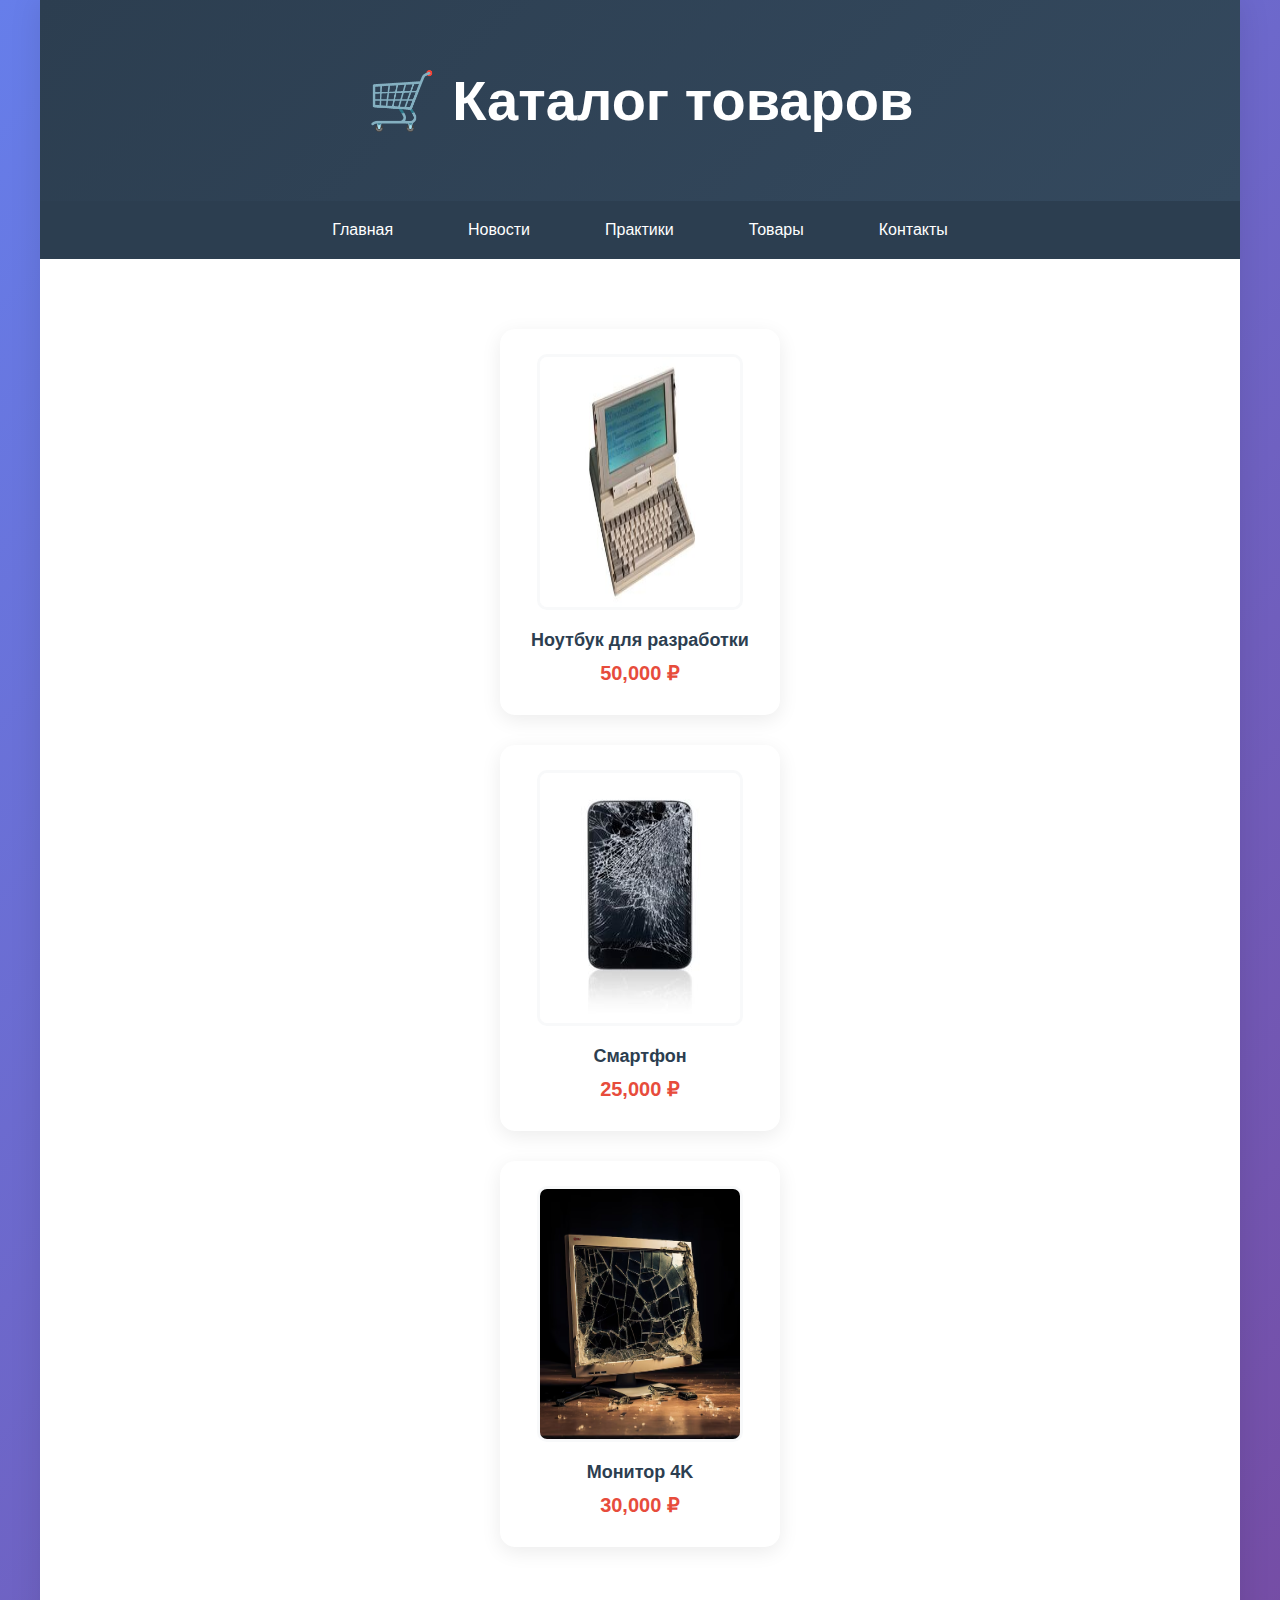
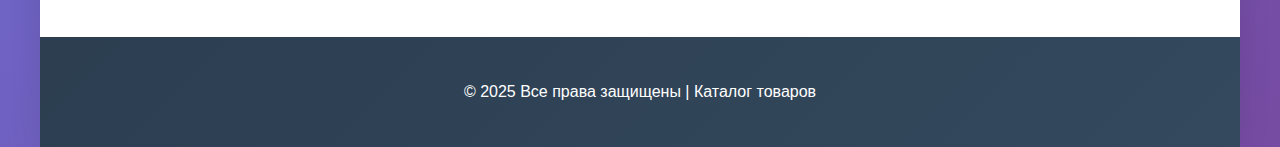
<file: pages/goods_v1.html>
<!DOCTYPE html>
<html lang="ru">
<head>
    <meta charset="UTF-8">
    <meta name="viewport" content="width=device-width, initial-scale=1.0">
    <title>Товары - Портфолио</title>
    <link rel="icon" href="data:image/svg+xml,<svg xmlns='http://www.w3.org/2000/svg' viewBox='0 0 100 100'><text y='.9em' font-size='90'>🛒</text></svg>">
    <style>
        body { 
            font-family: 'Segoe UI', Tahoma, Geneva, Verdana, sans-serif; 
            margin: 0; padding: 0; 
            background: linear-gradient(135deg, #667eea 0%, #764ba2 100%); 
            min-height: 100vh; 
        } 
        .page-container { 
            max-width: 1200px; margin: 0 auto; background: white; 
            min-height: 100vh; box-shadow: 0 0 30px rgba(0,0,0,0.1); 
            display: grid; grid-template-rows: auto auto 1fr auto; 
        } 
        .header { 
            background: linear-gradient(135deg, #2c3e50 0%, #34495e 100%); 
            color: white; text-align: center; padding: 30px; font-size: 28px; 
        } 
        .nav { 
            background: #2c3e50; padding: 20px 0; 
        } 
        .nav-list { 
            list-style: none; margin: 0; padding: 0; display: flex; 
            justify-content: center; gap: 25px; 
        } 
        .nav-link { 
            color: white; text-decoration: none; padding: 12px 25px; 
            border-radius: 25px; transition: all 0.3s ease; font-weight: 500; 
        } 
        .nav-link:hover { 
            background: rgba(255,255,255,0.1); transform: translateY(-2px); 
        } 
        .content { 
            padding: 40px; max-width: 900px; margin: 0 auto; 
        } 
        .products-grid { 
            display: grid; grid-template-columns: repeat(auto-fit, minmax(280px, 1fr)); 
            gap: 30px; margin-top: 30px; 
        } 
        .product-card { 
            background: white; padding: 25px; border-radius: 15px; text-align: center; 
            box-shadow: 0 5px 20px rgba(0,0,0,0.08); transition: transform 0.3s ease; 
        } 
        .product-card:hover { transform: translateY(-5px); } 
        .product-image { 
            width: 200px; height: 250px; border-radius: 10px; 
            margin-bottom: 20px; border: 3px solid #f8f9fa; 
            display: flex; align-items: center; justify-content: center;
            background: linear-gradient(135deg, #f8f9fa 0%, #e9ecef 100%);
            color: #667eea; font-size: 48px; margin: 0 auto 20px auto;
        } 
        .product-name { 
            font-size: 18px; color: #2c3e50; margin: 10px 0; font-weight: 600; 
        } 
        .product-price { 
            font-size: 20px; color: #e74c3c; font-weight: 700; margin: 5px 0; 
        } 
        .footer { 
            background: linear-gradient(135deg, #2c3e50 0%, #34495e 100%); 
            color: white; text-align: center; padding: 30px; margin-top: 50px; 
        }
    </style>
</head>
<body>
    <div class="page-container">
        <header class="header">
            <h1>🛒 Каталог товаров</h1>
        </header>

        <nav class="nav">
            <ul class="nav-list">
                <li><a class="nav-link" href="../index.html">Главная</a></li>
                <li><a class="nav-link" href="news.html">Новости</a></li>
                <li><a class="nav-link" href="practices.html">Практики</a></li>
                <li><a class="nav-link" href="goods.html">Товары</a></li>
                <li><a class="nav-link" href="contacts.html">Контакты</a></li>
            </ul>
        </nav>

        <main class="content">
            <section class="products-grid">
    <article class="product-card">
        <img class="product-image" src="../images/goods1.jpg" alt="Ноутбук для разработки">
        <h3 class="product-name">Ноутбук для разработки</h3>
        <p class="product-price">50,000 ₽</p>
    </article>

    <article class="product-card">
        <img class="product-image" src="../images/goods2.jpg" alt="Смартфон">
        <h3 class="product-name">Смартфон</h3>
        <p class="product-price">25,000 ₽</p>
    </article>

    <article class="product-card">
        <img class="product-image" src="../images/goods3.jpg" alt="Монитор 4K">
        <h3 class="product-name">Монитор 4K</h3>
        <p class="product-price">30,000 ₽</p>
    </article>
</section>
        </main>

        <footer class="footer">
            <p>© 2025 Все права защищены | Каталог товаров</p>
        </footer>
    </div>
</body>
</html>
</file>
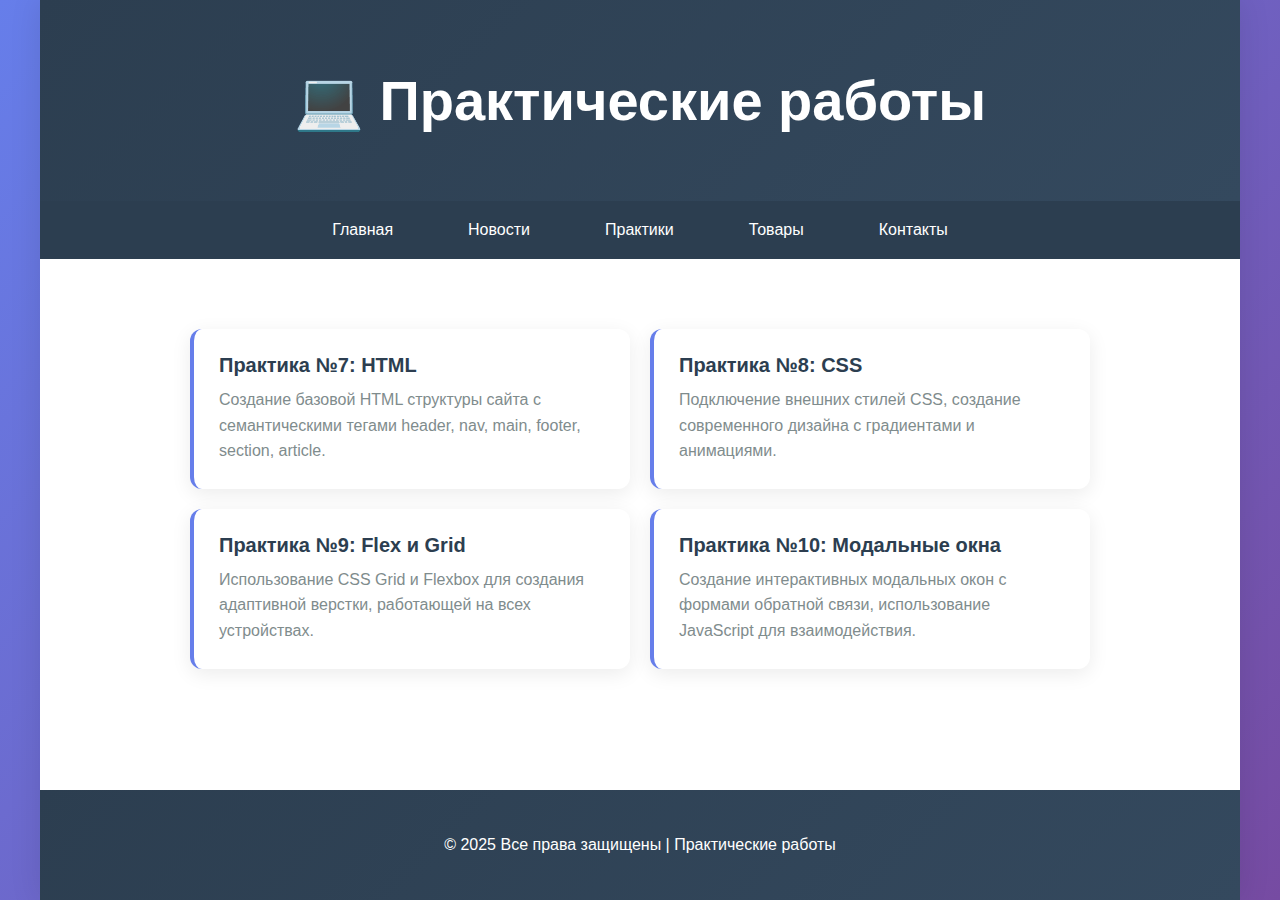
<file: pages/practices.html>
<!DOCTYPE html>
<html lang="ru">
<head>
    <meta charset="UTF-8">
    <meta name="viewport" content="width=device-width, initial-scale=1.0">
    <title>Практики - Портфолио</title>
    <link rel="icon" href="data:image/svg+xml,<svg xmlns='http://www.w3.org/2000/svg' viewBox='0 0 100 100'><text y='.9em' font-size='90'>💻</text></svg>">
    <style>
        body { 
            font-family: 'Segoe UI', Tahoma, Geneva, Verdana, sans-serif; 
            margin: 0; padding: 0; 
            background: linear-gradient(135deg, #667eea 0%, #764ba2 100%); 
            min-height: 100vh; 
        } 
        .page-container { 
            max-width: 1200px; margin: 0 auto; background: white; 
            min-height: 100vh; box-shadow: 0 0 30px rgba(0,0,0,0.1); 
            display: grid; grid-template-rows: auto auto 1fr auto; 
        } 
        .header { 
            background: linear-gradient(135deg, #2c3e50 0%, #34495e 100%); 
            color: white; text-align: center; padding: 30px; font-size: 28px; 
        } 
        .nav { 
            background: #2c3e50; padding: 20px 0; 
        } 
        .nav-list { 
            list-style: none; margin: 0; padding: 0; display: flex; 
            justify-content: center; gap: 25px; 
        } 
        .nav-link { 
            color: white; text-decoration: none; padding: 12px 25px; 
            border-radius: 25px; transition: all 0.3s ease; font-weight: 500; 
        } 
        .nav-link:hover { 
            background: rgba(255,255,255,0.1); transform: translateY(-2px); 
        } 
        .content { 
            padding: 40px; max-width: 900px; margin: 0 auto; 
        } 
        .practices-grid { 
            display: grid; grid-template-columns: repeat(auto-fit, minmax(300px, 1fr)); 
            gap: 20px; margin-top: 30px;
        } 
        .practice-card { 
            background: white; padding: 25px; border-radius: 12px; 
            box-shadow: 0 5px 20px rgba(0,0,0,0.08); 
            border-left: 4px solid #667eea; transition: transform 0.3s ease; 
        } 
        .practice-card:hover { transform: translateX(5px); } 
        .practice-title { 
            font-size: 20px; color: #2c3e50; margin: 0 0 10px 0; font-weight: 600; 
        } 
        .practice-desc { 
            color: #7f8c8d; line-height: 1.6; margin: 0; 
        } 
        .footer { 
            background: linear-gradient(135deg, #2c3e50 0%, #34495e 100%); 
            color: white; text-align: center; padding: 30px; margin-top: 50px; 
        }
    </style>
</head>
<body>
    <div class="page-container">
        <header class="header">
            <h1>💻 Практические работы</h1>
        </header>

        <nav class="nav">
            <ul class="nav-list">
                <li><a class="nav-link" href="../index.html">Главная</a></li>
                <li><a class="nav-link" href="news.html">Новости</a></li>
                <li><a class="nav-link" href="practices.html">Практики</a></li>
                <li><a class="nav-link" href="goods.html">Товары</a></li>
                <li><a class="nav-link" href="contacts.html">Контакты</a></li>
            </ul>
        </nav>

        <main class="content">
            <section class="practices-grid">
                <article class="practice-card">
                    <h3 class="practice-title">Практика №7: HTML</h3>
                    <p class="practice-desc">Создание базовой HTML структуры сайта с семантическими тегами header, nav, main, footer, section, article.</p>
                </article>
                
                <article class="practice-card">
                    <h3 class="practice-title">Практика №8: CSS</h3>
                    <p class="practice-desc">Подключение внешних стилей CSS, создание современного дизайна с градиентами и анимациями.</p>
                </article>
                
                <article class="practice-card">
                    <h3 class="practice-title">Практика №9: Flex и Grid</h3>
                    <p class="practice-desc">Использование CSS Grid и Flexbox для создания адаптивной верстки, работающей на всех устройствах.</p>
                </article>
                
                <article class="practice-card">
                    <h3 class="practice-title">Практика №10: Модальные окна</h3>
                    <p class="practice-desc">Создание интерактивных модальных окон с формами обратной связи, использование JavaScript для взаимодействия.</p>
                </article>
            </section>
        </main>

        <footer class="footer">
            <p>© 2025 Все права защищены | Практические работы</p>
        </footer>
    </div>
</body>
</html>
</file>
